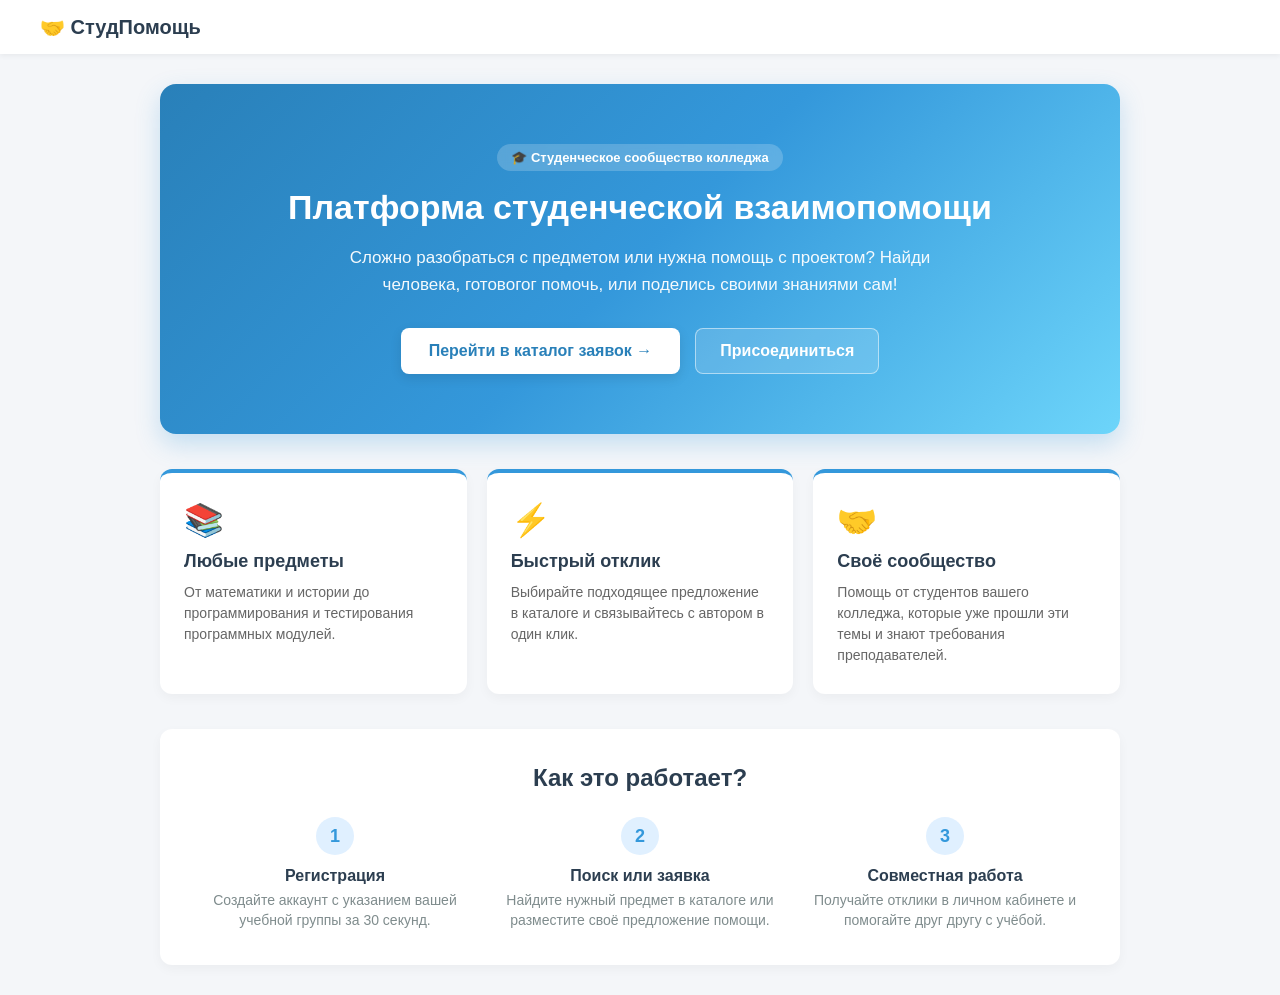
<file: public/index.html>
<!DOCTYPE html>
<html lang="ru">
<head>
    <meta charset="UTF-8">
    <title>СтудПомощь — Платформа взаимопомощи</title>
    <link rel="stylesheet" href="style.css">
</head>
<body>

<header>
    <div class="logo"><a href="#" data-tab="home" style="text-decoration:none; color:inherit;">🤝 СтудПомощь</a></div>
    <nav id="nav-auth"></nav>
</header>

<main class="container">
        <!-- РАЗДЕЛ 1: ГЛАВНАЯ СТРАНИЦА -->
        <div id="view-home">
            <section class="hero-section">
                <span class="hero-badge">🎓 Студенческое сообщество колледжа</span>
                <h1>Платформа студенческой взаимопомощи</h1>
                <p>Сложно разобраться с предметом или нужна помощь с проектом? Найди человека, готовогог помочь, или поделись своими знаниями сам!</p>
                <div class="hero-buttons">
                    <button type="button" class="btn btn-hero-primary" data-tab="catalog">Перейти в каталог заявок →</button>
                    <button type="button" class="btn btn-hero-secondary" data-modal="registerModal">Присоединиться</button>
                </div>
            </section>
    
            <section class="features-grid">
                <div class="feature-card">
                    <div class="feature-icon">📚</div>
                    <h3>Любые предметы</h3>
                    <p>От математики и истории до программирования и тестирования программных модулей.</p>
                </div>
                <div class="feature-card">
                    <div class="feature-icon">⚡</div>
                    <h3>Быстрый отклик</h3>
                    <p>Выбирайте подходящее предложение в каталоге и связывайтесь с автором в один клик.</p>
                </div>
                <div class="feature-card">
                    <div class="feature-icon">🤝</div>
                    <h3>Своё сообщество</h3>
                    <p>Помощь от студентов вашего колледжа, которые уже прошли эти темы и знают требования преподавателей.</p>
                </div>
            </section>
    
            <section class="steps-section">
                <h2>Как это работает?</h2>
                <div class="steps-grid">
                    <div class="step-item">
                        <div class="step-num">1</div>
                        <h4>Регистрация</h4>
                        <p>Создайте аккаунт с указанием вашей учебной группы за 30 секунд.</p>
                    </div>
                    <div class="step-item">
                        <div class="step-num">2</div>
                        <h4>Поиск или заявка</h4>
                        <p>Найдите нужный предмет в каталоге или разместите своё предложение помощи.</p>
                    </div>
                    <div class="step-item">
                        <div class="step-num">3</div>
                        <h4>Совместная работа</h4>
                        <p>Получайте отклики в личном кабинете и помогайте друг другу с учёбой.</p>
                    </div>
                </div>
            </section>
        </div>
    

    <!-- РАЗДЕЛ 2: ВСТРОЕННЫЙ КАТАЛОГ -->
    <div id="view-catalog" style="display: none;">
        <div class="catalog-header">
            <h1>Каталог заявок на помощь</h1>
            <button id="btn-create-trigger" class="btn btn-success" data-modal="createModal" style="display: none;">+ Создать заявку</button>
        </div>

                <!-- Расширенный блок фильтрации и поиска -->
                <div class="filter-box">
                    <div class="filter-item" style="flex: 2;">
                        <label for="filter-search">Поиск:</label>
                        <input type="text" id="filter-search" placeholder="Название, описание или автор...">
                    </div>
        
                    <div class="filter-item">
                        <label for="filter-category">Предмет:</label>
                        <select id="filter-category">
                            <option value="all">Все предметы</option>
                        </select>
                    </div>
        
                    <div class="filter-item">
                        <label for="filter-sort">Сортировка:</label>
                        <select id="filter-sort">
                            <option value="newest">Сначала новые</option>
                            <option value="oldest">Сначала старые</option>
                            <option value="updated">Недавно обновлённые</option>
                        </select>
                    </div>
        
                    <div class="filter-item filter-checkbox">
                        <label style="cursor: pointer; display: flex; align-items: center; gap: 6px; margin: 0;">
                            <input type="checkbox" id="filter-not-replied">
                            <span>Только без отклика</span>
                        </label>
                    </div>
        
                    <button type="button" id="btn-reset-filters" class="btn" style="background: #95a5a6;">Сбросить</button>
                </div>
        

        <!-- Сетка карточек -->
        <div id="catalog-grid" class="grid"></div>
    </div>
</main>

<!-- Модальное окно: Создание заявки -->
<div id="createModal" class="modal">
    <div class="modal-content">
        <span class="close">&times;</span>
        <h2>Новое предложение помощи</h2>
        <form id="form-ticket">
            <select id="select-category" name="category_id" required style="width: 100%; padding: 10px; margin-bottom: 15px; border: 1px solid #ddd; border-radius: 4px;"></select>
            <input type="text" name="title" placeholder="Тема (например: Помогу с лабораторной по PHP)" required>
            <textarea name="description" rows="4" placeholder="Подробное описание..." required></textarea>
            <button type="submit" class="btn btn-success" style="width: 100%;">Опубликовать</button>
        </form>
    </div>
</div>

<!-- Модальное окно: Вход -->
<div id="loginModal" class="modal">
    <div class="modal-content">
        <span class="close">&times;</span>
        <h2>Авторизация</h2>
        <form id="form-login">
            <input type="email" name="email" placeholder="Ваш Email" required>
            <input type="password" name="password" placeholder="Пароль" required>
            <button type="submit" class="btn" style="width: 100%;">Войти</button>
        </form>
    </div>
</div>

<!-- Модальное окно: Регистрация с динамическими подсказками -->
<div id="registerModal" class="modal">
    <div class="modal-content">
        <span class="close">&times;</span>
        <h2>Регистрация студента</h2>
        <form id="form-register" novalidate>
            <div class="form-group">
                <input type="text" name="first_name" placeholder="Имя" required>
                <small class="field-hint"></small>
            </div>
            <div class="form-group">
                <input type="text" name="last_name" placeholder="Фамилия" required>
                <small class="field-hint"></small>
            </div>
            <div class="form-group">
                <input type="text" name="group" placeholder="Группа (например, ИС-21)" required>
                <small class="field-hint"></small>
            </div>
            <div class="form-group">
                <input type="email" name="email" placeholder="Email" required>
                <small class="field-hint"></small>
            </div>
            <div class="form-group">
                <input type="password" name="password" placeholder="Пароль (минимум 6 символов)" required>
                <small class="field-hint"></small>
            </div>
            <button type="submit" class="btn btn-success" style="width: 100%;">Зарегистрироваться</button>
        </form>
    </div>
</div>

<script src="app.js"></script>
</body>
</html>
</file>
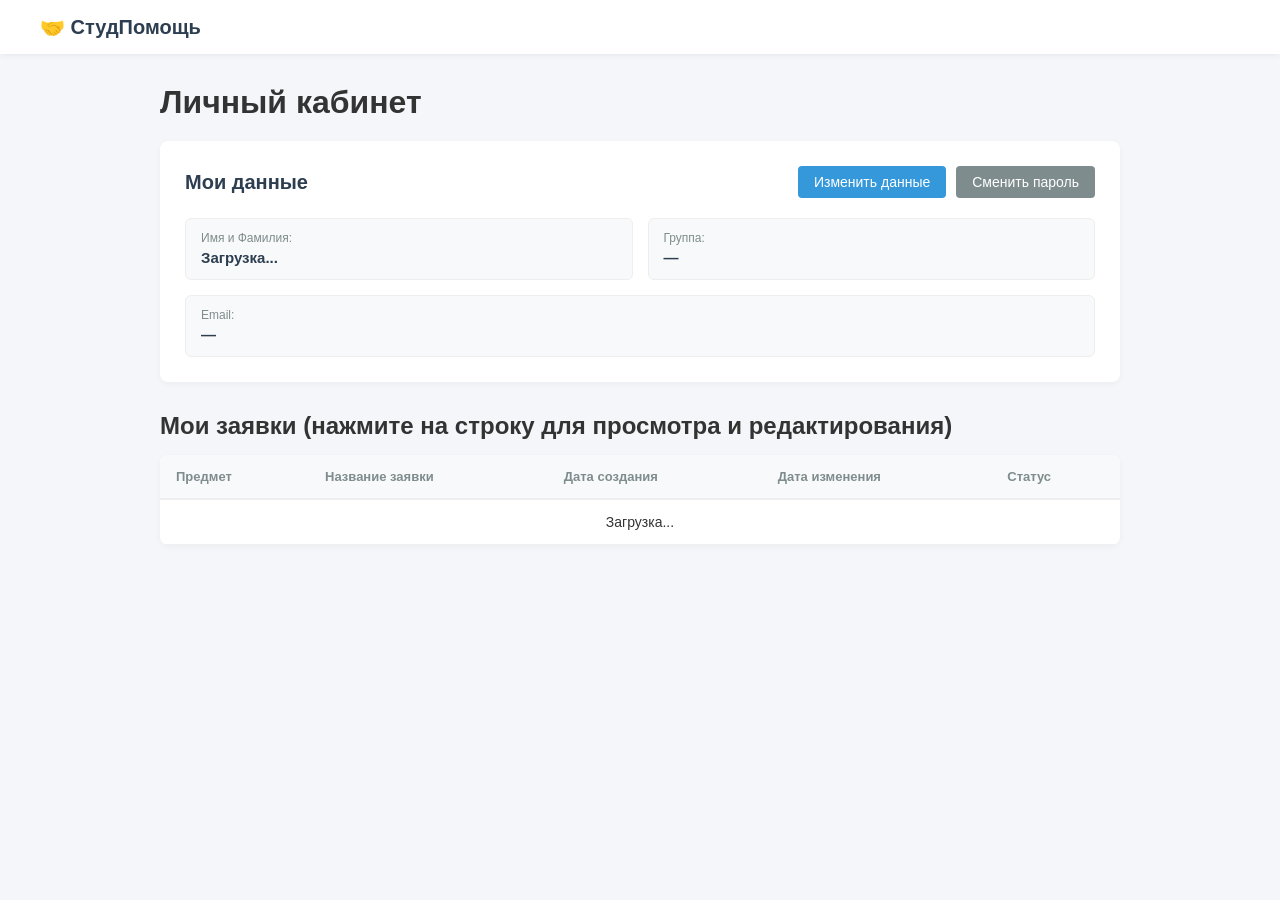
<file: public/profile.html>
<!DOCTYPE html>
<html lang="ru">
<head>
    <meta charset="UTF-8">
    <title>Личный кабинет — СтудПомощь</title>
    <link rel="stylesheet" href="style.css">
</head>
<body>

<header>
    <div class="logo"><a href="index.html" style="text-decoration:none; color:inherit;">🤝 СтудПомощь</a></div>
    <nav id="nav-auth"></nav>
</header>

<main class="container">
    <h1>Личный кабинет</h1>

            <!-- Блок 1: Личные данные -->
    <section class="profile-card">
        <div class="profile-card-header">
            <h2>Мои данные</h2>
            <div style="display: flex; gap: 10px;">
                <button type="button" id="btn-edit-profile" class="btn">Изменить данные</button>
                <button type="button" class="btn" style="background: #7f8c8d;" data-modal="passwordModal">Сменить пароль</button>
            </div>
        </div>

        <!-- Режим просмотра -->
        <div id="profile-view-mode" class="profile-view-grid">
            <div class="info-item">
                <span>Имя и Фамилия:</span>
                <b id="view-fullname">Загрузка...</b>
            </div>
            <div class="info-item">
                <span>Группа:</span>
                <b id="view-group">—</b>
            </div>
            <div class="info-item" style="grid-column: 1 / -1;">
                <span>Email:</span>
                <b id="view-email">—</b>
            </div>
        </div>

        <!-- Режим редактирования основных данных (без пароля) -->
        <form id="form-profile-edit" class="profile-form-grid" style="display: none;">
            <div class="form-group">
                <label>Имя</label>
                <input type="text" name="first_name" id="prof-first-name" required>
            </div>
            <div class="form-group">
                <label>Фамилия</label>
                <input type="text" name="last_name" id="prof-last-name" required>
            </div>
            <div class="form-group">
                <label>Группа</label>
                <input type="text" name="group" id="prof-group" required>
            </div>
            <div class="form-group">
                <label>Email</label>
                <input type="email" name="email" id="prof-email" required>
            </div>
            <div style="grid-column: 1 / -1; display: flex; justify-content: flex-end; gap: 10px;">
                <button type="button" id="btn-cancel-profile" class="btn btn-danger">Отмена</button>
                <button type="submit" class="btn btn-success">Сохранить изменения</button>
            </div>
        </form>
    </section>
    <!-- Модальное окно: Смена пароля -->
<div id="passwordModal" class="modal">
    <div class="modal-content">
        <span class="close">&times;</span>
        <h2>Смена пароля</h2>
        <form id="form-change-password">
            <input type="password" name="old_password" placeholder="Текущий пароль" required>
            <input type="password" name="new_password" placeholder="Новый пароль (от 6 символов)" minlength="6" required>
            <input type="password" name="confirm_password" placeholder="Повторите новый пароль" minlength="6" required>
            <button type="submit" class="btn btn-success" style="width: 100%;">Обновить пароль</button>
        </form>
    </div>
</div>

    
    <!-- Блок 2: Входящие отклики -->
    <section id="incoming-section" style="margin-top: 30px; display: none;">
        <h2 style="margin-bottom: 15px;">Входящие отклики на ваши заявки</h2>
        <div id="incoming-grid" class="grid"></div>
    </section>
    <!-- Блок 2.5: Мои исходящие отклики на чужие заявки -->
    <section id="outgoing-section" style="margin-top: 30px; display: none;">
        <h2 style="margin-bottom: 15px;">Мои отклики на заявки других студентов</h2>
        <div id="outgoing-grid" class="grid"></div>
    </section>
    <!-- Блок 3: Таблица моих заявок -->
    <section style="margin-top: 30px;">
        <h2 style="margin-bottom: 15px;">Мои заявки (нажмите на строку для просмотра и редактирования)</h2>
        <div class="table-wrapper">
            <table class="offers-table">
                <thead>
                    <tr>
                        <th>Предмет</th>
                        <th>Название заявки</th>
                        <th>Дата создания</th>
                        <th>Дата изменения</th>
                        <th>Статус</th>
                    </tr>
                </thead>
                <tbody id="my-offers-tbody">
                    <tr><td colspan="5" style="text-align:center;">Загрузка...</td></tr>
                </tbody>
            </table>

        </div>
    </section>
</main>

<!-- Модальное окно: Просмотр и редактирование своей заявки -->
<div id="editOfferModal" class="modal">
    <div class="modal-content" style="max-width: 500px;">
        <span class="close">&times;</span>
        <h2>Редактирование заявки</h2>
        <form id="form-edit-offer">
            <input type="hidden" name="offer_id" id="edit-offer-id">
            
            <label style="font-size:13px; color:#666;">Предмет:</label>
            <select name="category_id" id="edit-offer-category" required style="width: 100%; padding: 10px; margin-bottom: 15px; border: 1px solid #ddd; border-radius: 4px;"></select>
            
            <label style="font-size:13px; color:#666;">Заголовок:</label>
            <input type="text" name="title" id="edit-offer-title" required>
            
            <label style="font-size:13px; color:#666;">Полное описание:</label>
            <textarea name="description" id="edit-offer-desc" rows="5" required></textarea>
            
            <label style="font-size:13px; color:#666;">Статус заявки:</label>
            <select name="status" id="edit-offer-status" style="width: 100%; padding: 10px; margin-bottom: 20px; border: 1px solid #ddd; border-radius: 4px;">
                <option value="open">Активно (открыто для откликов)</option>
                <option value="closed">Закрыто (помощь оказана)</option>
            </select>

            <div style="display: flex; gap: 10px; margin-top: 10px;">
                <button type="submit" class="btn btn-success" style="flex: 1;">Сохранить заявку</button>
                <button type="button" id="btn-delete-offer" class="btn btn-danger">Удалить</button>
            </div>
        </form>
    </div>
</div>

<script src="app.js"></script>
</body>
</html>
</file>
<file: public/style.css>
/* Обнуление и базовые стили */
* { 
    box-sizing: border-box; 
    font-family: 'Segoe UI', Tahoma, Geneva, Verdana, sans-serif; 
    margin: 0; 
    padding: 0; 
}
body { 
    background: #f4f6f9; 
    color: #333; 
}
.container { 
    max-width: 1000px; 
    margin: 30px auto; 
    padding: 0 20px; 
}
header { 
    background: #fff; 
    padding: 15px 40px; 
    display: flex; 
    justify-content: space-between; 
    align-items: center; 
    box-shadow: 0 2px 5px rgba(0,0,0,0.05); 
}
.logo { 
    font-size: 20px; 
    font-weight: bold; 
    color: #2c3e50; 
}
nav * { 
    margin-left: 15px; 
}
.profile-info { 
    margin-bottom: 25px; 
    font-size: 16px; 
}

/* Блок фильтрации и поиска */
.filter-box {
    background: #fff;
    padding: 16px 20px;
    border-radius: 8px;
    box-shadow: 0 2px 6px rgba(0,0,0,0.04);
    margin-bottom: 25px;
    display: flex;
    flex-wrap: wrap;
    gap: 15px;
    align-items: flex-end;
}
.filter-item {
    display: flex;
    flex-direction: column;
    gap: 5px;
    flex: 1;
    min-width: 160px;
}
.filter-box label {
    font-size: 12px;
    font-weight: 600;
    color: #7f8c8d;
}
.filter-box select,
.filter-box input[type="text"] {
    padding: 8px 12px;
    border-radius: 4px;
    border: 1px solid #ddd;
    background-color: #fff;
    outline: none;
    font-size: 14px;
    width: 100%;
    transition: border-color 0.2s;
}
.filter-box select:focus,
.filter-box input[type="text"]:focus {
    border-color: #3498db;
}
.filter-checkbox {
    flex: 0 0 auto;
    justify-content: center;
    padding-bottom: 8px;
}


/* Кнопки */
.btn { 
    background: #3498db; 
    color: #fff; 
    border: none; 
    padding: 8px 16px; 
    border-radius: 4px; 
    cursor: pointer; 
    text-decoration: none; 
    font-size: 14px; 
    display: inline-block;
    transition: background 0.2s ease;
}
.btn:hover { background: #2980b9; }
.btn-success { background: #2ecc71; }
.btn-success:hover { background: #27ae60; }
.btn-danger { background: #e74c3c; }
.btn-danger:hover { background: #c0392b; }

/* Дизайн каталога и сеток */
.catalog-header { 
    display: flex; 
    justify-content: space-between; 
    align-items: center; 
    margin-bottom: 25px; 
}
.grid { 
    display: grid; 
    grid-template-columns: repeat(auto-fill, minmax(300px, 1fr)); 
    gap: 20px; 
}
.grid h3 {
    margin-top: 15px;
    font-size: 18px;
    color: #2c3e50;
    border-bottom: 2px solid #ddd;
    padding-bottom: 5px;
}
.card { 
    background: #fff; 
    padding: 20px; 
    border-radius: 8px; 
    box-shadow: 0 4px 6px rgba(0,0,0,0.02); 
    position: relative; 
    border-left: 5px solid #3498db; 
    display: flex;
    flex-direction: column;
    justify-content: space-between;
}
.card h2 {
    font-size: 18px;
    margin-bottom: 8px;
    color: #2c3e50;
}
.card.answered { 
    border-left-color: #95a5a6; 
    background: #fafafa; 
    opacity: 0.85;
}
.badge { 
    background: #e0f0ff; 
    color: #3498db; 
    padding: 4px 8px; 
    font-size: 12px; 
    border-radius: 4px; 
    font-weight: bold; 
    display: inline-block; 
    margin-bottom: 10px; 
    align-self: flex-start;
}
.author { 
    font-size: 12px; 
    color: #7f8c8d; 
    margin: 10px 0; 
}
.status-wait { 
    font-size: 13px; 
    color: #e67e22; 
    font-weight: bold; 
}

/* Элементы взаимодействия с ответами */
.reply-form { 
    display: flex; 
    flex-direction: column; /* Ставим поле ввода и кнопку друг под другом */
    gap: 8px; 
    margin-top: 15px; 
    width: 100%;
}
.reply-form input { 
    width: 100%;
    min-width: 0; /* Не даём полю растягивать карточку */
    padding: 8px 10px; 
    border: 1px solid #ccc; 
    border-radius: 4px; 
    outline: none;
    font-size: 14px;
}
.reply-form button {
    width: 100%;
}
.reply-box { 
    margin-top: 15px; 
    padding: 10px; 
    background: #edfbf2; 
    border-radius: 4px; 
    font-size: 14px; 
    color: #27ae60; 
}

/* Стилизация модальных окон */
.modal { 
    display: none; 
    position: fixed; 
    z-index: 100; 
    left: 0; 
    top: 0; 
    width: 100%; 
    height: 100%; 
    background: rgba(0,0,0,0.5); 
}
.modal-content { 
    background: #fff; 
    margin: 10% auto; 
    padding: 30px; 
    width: 90%; 
    max-width: 400px; 
    border-radius: 8px; 
    position: relative; 
    animation: fadeIn 0.3s; 
}
.close { 
    position: absolute; 
    right: 20px; 
    top: 15px; 
    font-size: 28px; 
    cursor: pointer; 
    color: #aaa; 
}
.close:hover { color: #000; }
.modal-content h2 { margin-bottom: 20px; font-size: 22px; }
.modal-content input, .modal-content textarea { 
    width: 100%; 
    padding: 10px; 
    margin-bottom: 15px; 
    border: 1px solid #ddd; 
    border-radius: 4px; 
    outline: none;
}
.modal-content input:focus, .modal-content textarea:focus {
    border-color: #3498db;
}

@keyframes fadeIn { 
    from { opacity: 0; transform: translateY(-10px); } 
    to { opacity: 1; transform: translateY(0); } 
}

/* Динамическая валидация полей */
.form-group {
    margin-bottom: 15px;
    text-align: left;
}
.modal-content .form-group input {
    margin-bottom: 4px;
    transition: border-color 0.2s, box-shadow 0.2s;
}
.modal-content .form-group input.input-error {
    border-color: #e74c3c;
    background-color: #fffafa;
}
.modal-content .form-group input.input-valid {
    border-color: #2ecc71;
}
.field-hint {
    display: block;
    font-size: 12px;
    min-height: 15px;
    color: #e74c3c;
}
.field-hint.valid {
    color: #27ae60;
}

/* Карточка редактирования профиля */
.profile-card {
    background: #fff;
    padding: 25px;
    border-radius: 8px;
    box-shadow: 0 2px 6px rgba(0,0,0,0.04);
    margin-top: 20px;
}
.profile-card h2 {
    margin-bottom: 20px;
    font-size: 20px;
    color: #2c3e50;
}
.profile-form-grid {
    display: grid;
    grid-template-columns: 1fr 1fr;
    gap: 15px;
}
.profile-form-grid label {
    display: block;
    font-size: 13px;
    font-weight: 600;
    color: #7f8c8d;
    margin-bottom: 5px;
}
.profile-form-grid input {
    width: 100%;
    padding: 10px;
    border: 1px solid #ddd;
    border-radius: 4px;
    font-size: 14px;
}

/* Таблица заявок в профиле */
.table-wrapper {
    background: #fff;
    border-radius: 8px;
    box-shadow: 0 2px 6px rgba(0,0,0,0.04);
    overflow: hidden;
}
.offers-table {
    width: 100%;
    border-collapse: collapse;
    text-align: left;
}
.offers-table th {
    background: #f8f9fa;
    padding: 14px 16px;
    font-size: 13px;
    color: #7f8c8d;
    border-bottom: 2px solid #eee;
}
.offers-table td {
    padding: 14px 16px;
    border-bottom: 1px solid #f0f0f0;
    font-size: 14px;
}
.offers-table tbody tr {
    cursor: pointer;
    transition: background 0.15s;
}
.offers-table tbody tr:hover {
    background: #f0f7ff;
}
.status-pill {
    padding: 4px 10px;
    border-radius: 12px;
    font-size: 12px;
    font-weight: bold;
}
.status-pill.open {
    background: #e8f8f5;
    color: #27ae60;
}
.status-pill.closed {
    background: #f2f4f4;
    color: #7f8c8d;
}

/* Режим просмотра профиля */
.profile-card-header {
    display: flex;
    justify-content: space-between;
    align-items: center;
    margin-bottom: 20px;
}
.profile-card-header h2 {
    margin-bottom: 0;
}
.profile-view-grid {
    display: grid;
    grid-template-columns: 1fr 1fr;
    gap: 15px;
}
.info-item {
    background: #f8f9fa;
    padding: 12px 15px;
    border-radius: 6px;
    border: 1px solid #eee;
}
.info-item span {
    display: block;
    font-size: 12px;
    color: #7f8c8d;
    margin-bottom: 4px;
}
.info-item b {
    font-size: 15px;
    color: #2c3e50;
}
/* Убираем подчёркивание у ссылок в шапке */
.nav-link {
    text-decoration: none;
    color: #2c3e50;
    font-weight: 600;
    font-size: 15px;
    padding: 6px 10px;
    border-radius: 6px;
    transition: background 0.2s, color 0.2s;
}
.nav-link:hover {
    background: #f0f4f8;
    color: #3498db;
}
.user-greeting {
    font-size: 14px;
    color: #555;
}

/* Главный баннер (Hero-секция) */
.hero-section {
    background: linear-gradient(135deg, #2980b9 0%, #3498db 50%, #6dd5fa 100%);
    color: #fff;
    padding: 60px 40px;
    border-radius: 16px;
    text-align: center;
    box-shadow: 0 10px 25px rgba(52, 152, 219, 0.25);
    margin-bottom: 35px;
}
.hero-badge {
    display: inline-block;
    background: rgba(255, 255, 255, 0.2);
    padding: 6px 14px;
    border-radius: 20px;
    font-size: 13px;
    font-weight: 600;
    margin-bottom: 16px;
    backdrop-filter: blur(4px);
}
.hero-section h1 {
    font-size: 34px;
    font-weight: 700;
    margin-bottom: 16px;
    line-height: 1.2;
}
.hero-section p {
    font-size: 17px;
    max-width: 640px;
    margin: 0 auto 30px;
    line-height: 1.6;
    opacity: 0.95;
}
.hero-buttons {
    display: flex;
    justify-content: center;
    gap: 15px;
    flex-wrap: wrap;
}
.btn-hero-primary {
    background: #fff;
    color: #2980b9;
    padding: 13px 28px;
    font-size: 16px;
    font-weight: 700;
    border-radius: 8px;
    box-shadow: 0 4px 12px rgba(0, 0, 0, 0.1);
}
.btn-hero-primary:hover {
    background: #f8f9fa;
    transform: translateY(-2px);
}
.btn-hero-secondary {
    background: rgba(255, 255, 255, 0.15);
    color: #fff;
    border: 1px solid rgba(255, 255, 255, 0.5);
    padding: 13px 24px;
    font-size: 16px;
    font-weight: 600;
    border-radius: 8px;
}
.btn-hero-secondary:hover {
    background: rgba(255, 255, 255, 0.25);
}

/* Сетка преимуществ (3 карточки в ряд) */
.features-grid {
    display: grid;
    grid-template-columns: repeat(3, 1fr);
    gap: 20px;
    margin-bottom: 35px;
}
.feature-card {
    background: #fff;
    padding: 28px 24px;
    border-radius: 12px;
    box-shadow: 0 4px 12px rgba(0, 0, 0, 0.04);
    transition: transform 0.2s, box-shadow 0.2s;
    border-top: 4px solid #3498db;
}
.feature-card:hover {
    transform: translateY(-4px);
    box-shadow: 0 8px 20px rgba(0, 0, 0, 0.08);
}
.feature-icon {
    font-size: 32px;
    margin-bottom: 12px;
}
.feature-card h3 {
    font-size: 18px;
    color: #2c3e50;
    margin-bottom: 10px;
}
.feature-card p {
    font-size: 14px;
    color: #666;
    line-height: 1.5;
}

/* Блок "Как это работает" */
.steps-section {
    background: #fff;
    padding: 35px;
    border-radius: 12px;
    box-shadow: 0 4px 12px rgba(0, 0, 0, 0.04);
    text-align: center;
}
.steps-section h2 {
    font-size: 24px;
    color: #2c3e50;
    margin-bottom: 25px;
}
.steps-grid {
    display: grid;
    grid-template-columns: repeat(3, 1fr);
    gap: 25px;
}
.step-num {
    width: 38px;
    height: 38px;
    background: #e0f0ff;
    color: #3498db;
    font-weight: bold;
    font-size: 18px;
    border-radius: 50%;
    display: flex;
    align-items: center;
    justify-content: center;
    margin: 0 auto 12px;
}
.step-item h4 {
    font-size: 16px;
    color: #2c3e50;
    margin-bottom: 6px;
}
.step-item p {
    font-size: 14px;
    color: #7f8c8d;
    line-height: 1.4;
}

/* Адаптивность для узких экранов */
@media (max-width: 768px) {
    .features-grid, .steps-grid {
        grid-template-columns: 1fr;
    }
}
</file>
